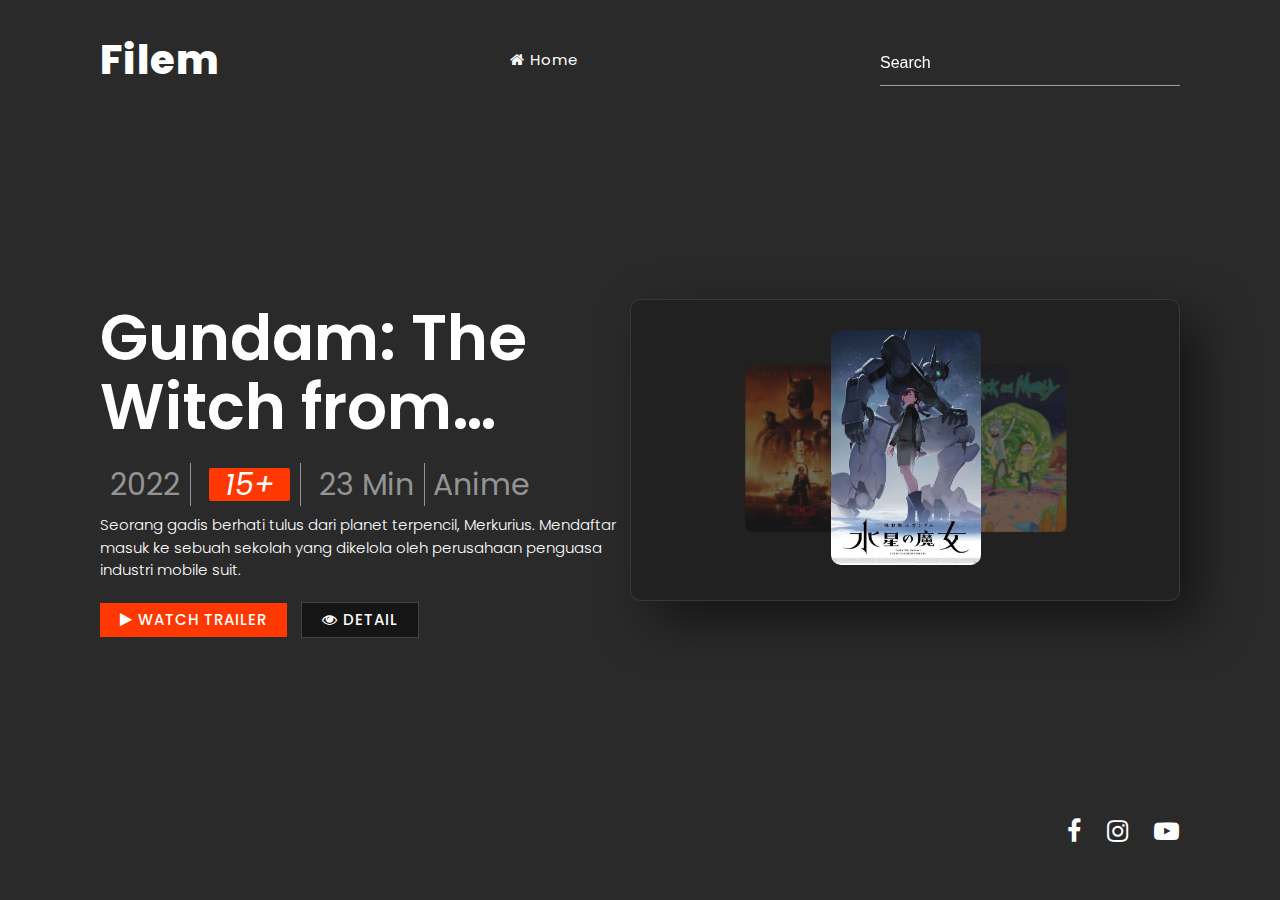
<file: index.html>
<!DOCTYPE html>
<html lang="en">
<head>
    <meta charset="UTF-8"/>
    <meta name="viewport" content="width=device-width, initial-scale=1.0" />
    <link rel="stylesheet" href="font-awesome-4.7.0/css/font-awesome.css" />
    <link rel="stylesheet" href="https://cdnjs.cloudflare.com/ajax/libs/materialize/1.0.0/css/materialize.min.css">
    <link rel="stylesheet" href="style.css">
    <style>
        @import url('https://fonts.googleapis.com/css2?family=Poppins:ital,wght@0,100;0,200;0,300;0,400;0,500;0,600;0,700;0,800;0,900;1,100;1,200;1,300;1,400;1,500;1,600;1,700;1,800;1,900&display=swap');
        
        body {
            background: #2a2a2a !important;
            font-family: 'Poppins', sans-serif !important;
        }

        .trailer {
            position: fixed !important;
            top: 50% !important;
            left: 50% !important;
            transform: translate(-50%,-50%) !important;
            z-index: 100 !important;
            width: 100% !important;
            height: 100% !important;
            display: flex !important;
            justify-content: center !important;
            align-items: center !important;
            backdrop-filter: blur(20px) !important;
            visibility: hidden !important;
            opacity: 0 !important;
            transition: 0.5s !important;
        }

        .trailer.active {
            visibility: visible !important;
            opacity: 1 !important;
        }

        .trailer video {
            width: 800px !important;
            height: 500px !important;
            border: 5px solid rgba(255, 255, 255, 0.5) !important;
        }

        .trailer .fa {
            position: absolute !important;
            top: 50px !important;
            right: 100px !important;
            color: #ffffff !important;
            font-size: 30px !important;
            cursor: pointer !important;
        }
    </style>
    <title>Movie Website | Animated Landing Page</title>
</head>
<body>
    <header>
        <a href="#" class="logo">Filem</a>
        <ul class="nav">
            <li>
                <a href="index.html">
                    <i class="fa fa-home" aria-hidden="true"></i> Home
                </a>
            </li>
            
        </ul>
        <div class="search">
            <input type="text" placeholder="Search" />
            <i class="fa fa-search" aria-hidden="true"></i>
        </div>
    </header>
    <div class="banner">
        <div class="content active">
            <h1 class="header-title" id="title">
                Pokemon GO
            </h1>
            <h4>
                <span class="year" id="year">2022</span>
                <span class="rating"><i id="ageRating">15+</i></span>
                <span class="duration" id="minute">23 Min</span>
                <span class="genre" id="type">Anime</span>
            </h4>
            <p class="synopsis" id="synopsis">
                Lorem ipsum dolor sit amet consectetur, adipisicing elit. Voluptate, 
                dolor porro? Fuga itaque nemo deleniti culpa quis hic exercitationem sit vel dicta. Veritatis,
                excepturi hic nostrum possimus omnis ipsa dolor?
            </p>
            <div class="button">
                <a href="#" onClick="toggleVideo();"><i class="fa fa-play" aria-hidden="true"></i> Watch Trailer</a>
                <a href="#" id="btn-detail" target="_blank"><i class="fa fa-eye" aria-hidden="true"></i> Detail</a>
            </div>
        </div>
        <div class="carousel-box">
            <div class="carousel">
            </div>
        </div>
        <ul class="sci">
            <li><a href="https://www.facebook.com/cinema21/?locale=id_ID"><i class="fa fa-facebook" aria-hidden="true"></i></a></li>
            <li><a href="https://www.instagram.com/netflixid/"><i class="fa fa-instagram" aria-hidden="true"></i></a></li>
            <li><a href="https://www.youtube.com/@WindahBasudara"><i class="fa fa-youtube-play" aria-hidden="true"></i></a></li>
        </ul>
    </div>
    <div class="trailer">
        <video controls> 
            <source src="./assets/NetflixIntro.mp4" type="video/mp4">
        </video>
        <img 
            class="close" 
            src="./image/close.png" 
            alt=""
            onClick = "toggleVideo();"
        />
    </div>
    <script src="https://code.jquery.com/jquery-3.7.1.js"></script>
    <script src="https://cdnjs.cloudflare.com/ajax/libs/materialize/1.0.0/js/materialize.min.js"></script>
    <script src="script.js"></script>
    <script>
        $(document).ready(function(){
            // AMBIL DATA ARRAY JSON 
            var data = [
                {
                    title: "Gundam: The Witch from Mercury",
                    year: "2022",
                    ageRating: "15+",
                    minute: "23",
                    type: "Anime",
                    image: "./image/GundamWitchPotrait.jpg",
                    synopsis: "Seorang gadis berhati tulus dari planet terpencil, Merkurius. Mendaftar masuk ke sebuah sekolah yang dikelola oleh perusahaan penguasa industri mobile suit.",
                    trailer: ".video",
                    btnDetail: "anime.html",
                },
                {
                    title: "Rick and Morty",
                    year: "2013",
                    ageRating: "17+",
                    minute: "23",
                    type: "Series",
                    image: "./image/RickAndMorty.jpg",
                    synopsis: "Serial ini mengikuti kesialan Rick Sanchez , seorang ilmuwan gila yang sinis, dan cucunya yang baik hati namun cerewet, Morty Smith , yang membagi waktu mereka antara kehidupan rumah tangga dan petualangan antardimensi yang terjadi di realitas yang jumlahnya tak terbatas, sering kali bepergian ke planet lain.",
                    btnDetail: "series.html",
                },
                {
                    title: "The Batman",
                    year: "2022",
                    ageRating: "13+",
                    minute: "120",
                    type: "Film",
                    image: "./image/BatManPoster.jpg",
                    synopsis: "Upaya Batman memburu sesosok pembunuh membawanya ke dunia kriminal yang kelam di Gotham City dan terkait erat dengan penguasa elit di Gotham City daripada yang dia bayangkan",
                    btnDetail: "film.html",
                }
            ];

            // function Looping data carousel set ke html
            function createCarouselItems() {
                var carousel = $('.carousel');
                var carouselContent = '';

                console.log('carousel content before: ', carouselContent);
                data.forEach(function(item, index) {
                    // masukkin data looping ke dalam variable carouselContent
                    carouselContent += '<div class="carousel-item" data-index="' + index + '"><img src="' + item.image + '" alt="' + item.title + '"></div>';
                });

                carousel.html(carouselContent);
                console.log('carousel content after: ', carouselContent);
                carousel.carousel();
            }

            // Update content untuk set ke html
            function updateContent(index) {
                var item = data[index];
                $('#title').text(item.title);
                $('#year').text(item.year);
                $('#ageRating').html('<i>' + item.ageRating + '</i>');
                $('#minute').text(item.minute + " Min");
                $('#type').text(item.type);
                $('#synopsis').text(item.synopsis);

                $('#btn-detail').attr('href', item.btnDetail);
            }

            // menggunakan / panggil function untuk membuat carousel diset ke html
            createCarouselItems();

            // Set data awalan ambil yang aktif menjadi di utama
            var initialActiveIndex = $('.carousel-item.active').data('index');
            // gunakan function updateContent untuk set ke html dengan data yang sedang active
            updateContent(initialActiveIndex);

            // Event untuk melakukan perubahan data
            $('.carousel').on('mousemove', function(event) {
                var activeIndex = $('.carousel-item.active').data('index');
                updateContent(activeIndex);
            });

            $('.carousel').on('click', function(event) {
                var activeIndex = $('.carousel-item.active').data('index');
                updateContent(activeIndex);
            });


        });
    </script>
</body>
</html>
</file>
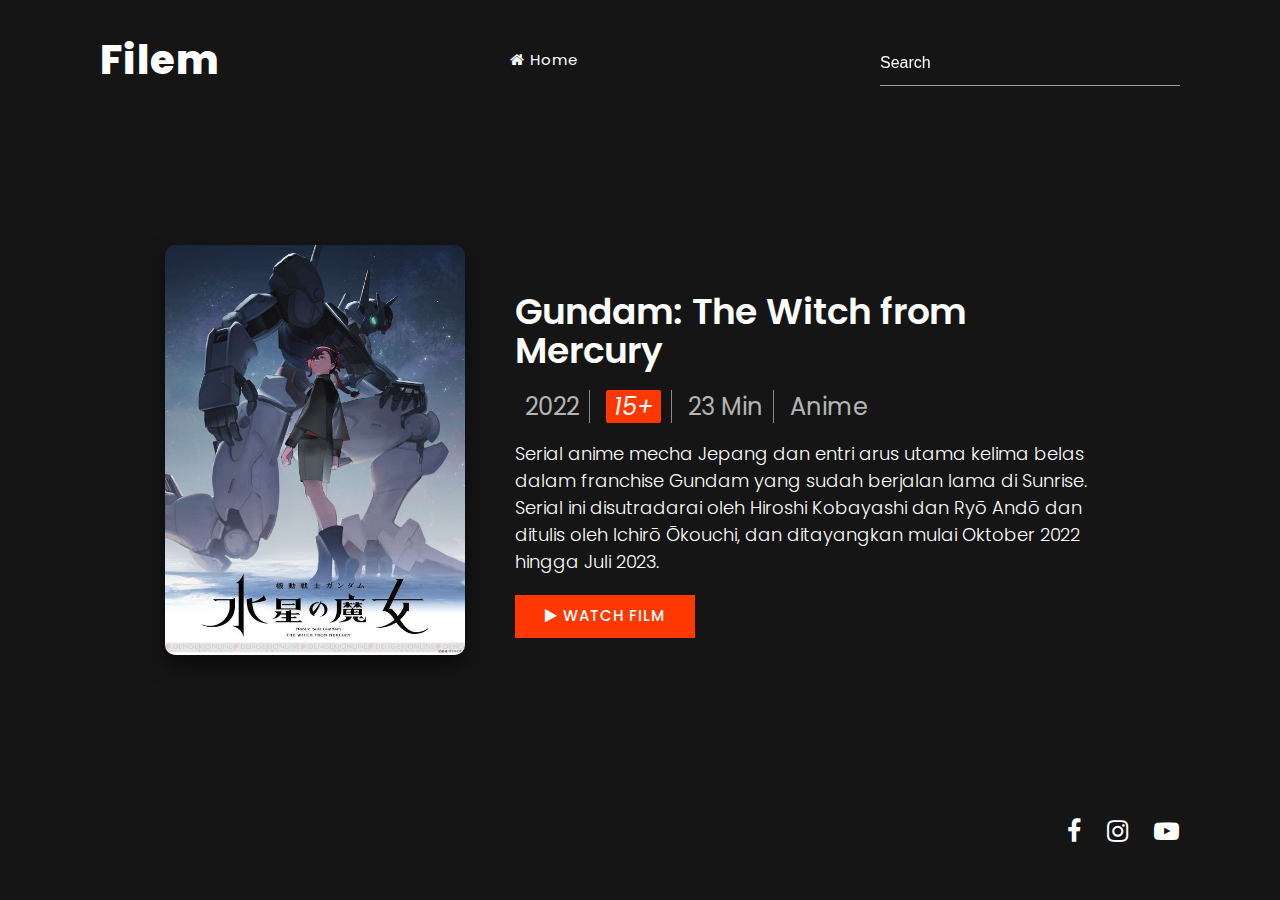
<file: anime.html>
<!DOCTYPE html>
<html lang="en">
<head>
    <meta charset="UTF-8"/>
    <meta name="viewport" content="width=device-width, initial-scale=1.0" />
    <link rel="stylesheet" href="font-awesome-4.7.0/css/font-awesome.css" />
    <link rel="stylesheet" href="https://cdnjs.cloudflare.com/ajax/libs/materialize/1.0.0/css/materialize.min.css">
    <style>
        @import url('https://fonts.googleapis.com/css2?family=Poppins:ital,wght@0,100;0,200;0,300;0,400;0,500;0,600;0,700;0,800;0,900;1,100;1,200;1,300;1,400;1,500;1,600;1,700;1,800;1,900&display=swap');
        * {
            margin: 0;
            padding: 0;
            box-sizing: border-box;
        }
        
        :root {
            --primary: #ff3700;
        }
        
        body {
            background: #2a2a2a;
            font-family: 'Poppins', sans-serif;
        }
        
        header {
            position: absolute;
            top: 0;
            left: 0;
            width: 100%;
            display: flex;
            justify-content: space-between;
            align-items: center;
            padding: 30px 100px;
            z-index: 10;
        }
        
        .logo {
            font-size: 40px;
            color: #ffffffff;
            letter-spacing: 1px;
            font-weight: 800;
        }
        
        .nav {
            display: flex;
        }
        
        .nav li {
            list-style: none;
            margin: 5px;
        }
        
        .nav li a {
            color: #ffffffff;
            text-decoration: none;
            font-weight: 400;
            letter-spacing: 1px;
            cursor: pointer;
            transition: 0.3s;
            margin-right: 10px !important;
        }
        
        .nav li:hover a {
            color: var(--primary);
        }
        
        .search {
            position: relative;
            width: 300px;
            height: 40px;
        }
        
        .search input {
            position: absolute;
            left: 0;
            top: 0;
            width: 100%;
            height: 100%;
            color: #ffffff; 
            background: transparent; 
            border: 1px solid rgba(255, 255, 255, 0.5);
            border-radius: 4px;
            padding: 8px; 
            box-sizing: border-box;
            backdrop-filter: blur(100px);
        }
        
        .search input::placeholder {
            color: #ffffff;
        }
        
        .banner {
            position: relative;
            width: 100%;
            min-height: 100vh;
            padding: 0 100px;
            display: flex;
            justify-content: space-between;
            align-items: center;
            background: rgba(0, 0, 0, 0.5);
            background-size:  cover;
            background-position: center;
            overflow: hidden;
            transition: 0.5;
        }
        
        .banner::before {
            position: absolute;
            content: '';
            top: 0;
            left: 0;
            right: 0;
            bottom: 0;
            width: 100%;
            height: 100%;
            background: #2a2a2a;
        }
        
        .content {
            position: relative;
            max-width: 550px;
            display: none;
            visibility: hidden;
            transform: scale(0);
            transition: 0.5s;
        }
        
        .content.active {
            display: block;
            padding: 0;
            visibility: visible;
            transform: scale(1);
            transition: 0.5s;
        }
        
        .header-title {
            color: #fff;
            font-weight: 600;
            display: -webkit-box;
            -webkit-box-orient: vertical;
            overflow: hidden;
            text-overflow: ellipsis;
            -webkit-line-clamp: 2;
        }
        
        .movie-title {
            max-width: 250px;
        }
        
        .banner .content h4 {
            color: rgba(255, 255, 255, 0.5);
            font-weight: 400;
            font-size: 30px;
        }
        
        .banner .content h4 span {
            padding: 0 10px;
            border-right: 1px solid rgba(255, 255, 255, 0.5);
        }
        
        .banner .content h4 span:last-child {
            padding-left: 0;
        }
        
        .banner .content h4 span:last-child {
            border-right: 0;
        }
        
        .banner .content h4 span i {
            background: var(--primary);
            color: #ffffff;
            padding: 0 8px;
            display: inline-block;
            border-radius: 2px;
        }
        
        .banner .content p {
            font-size: lem;
            font-weight: 300;
            line-height: 1.5em;
            color: #ffffff;
            margin: 10px 0 20px;
        }
        
        .banner .content .button {
            position: relative;
        }
        
        .banner .content .button a {
            position: relative;
            display: inline-block;
            margin-right: 10px;
            background: var(--primary);
            color: #ffffff;
            padding: 6px 20px;
            text-decoration: none;
            font-weight: 500;
            letter-spacing: 1px;
            text-transform: uppercase;
            transition: 0.5s;
            cursor: pointer;
        }
        
        .banner .content .button a:nth-child(2) {
            background: rgba(0, 0, 0, 0.5);
            border: 1px solid rgba(255, 255, 255, 0.2);
        }
        
        .banner .content .button a:hover:nth-child(2) {
            background: var(--primary);
        }
        
        .banner .carousel-box {
            position: relative;
            min-width: 550px;
            min-height: 300px;
            display: flex;
            justify-content: center;
            align-items: center;
            background: rgba(0, 0, 0, 0.2);
            box-shadow: 20px 20px 50px rgba(0, 0, 0, 0.5);
            border: 1px solid rgba(255, 255, 255, 0.1);
            backdrop-filter: blur(20px);
            border-radius: 10px;
        }
        
        .carousel {
            position: relative;
            height: 300px;
            width: 500px;
            perspective: 1300;
        }
        
        .carousel .carousel-item {
            width: 150px;
            height: 300px;
            cursor: pointer;
        }
        
        .carousel .carousel-item img {
            height: 235px;
            border-radius: 10px;
            transform: translateX(1px) translateY(30px);
            object-fit: cover;
            object-position: center;
        }
        
        .play {
            position: absolute;
            bottom: 50px;
            left: 100px;
            display: inline-flex;
            justify-content: flex-start;
            align-items: center;
            color: #ffffff;
            text-decoration: none;
            text-transform: uppercase;
            font-weight: 500;
            letter-spacing: 1px;
            cursor: pointer !important;
            transition: 0.3s;
        }
        
        .play i {
            margin-right: 10px;
            font-size: 40px;
            cursor: pointer !important;
        }
        
        .play:hover {
            color: var(--primary);
        }
        
        .sci {
            position: absolute;
            bottom: 50px;
            right: 100px;
            display: inline-flex;
            justify-content: center;
            align-items: center;
            gap: 25px;
        }
        
        .sci a {
            color: #ffffff;
            text-decoration: none;
            text-transform: uppercase;
            font-weight: 500;
            letter-spacing: 1px;
            font-size: 25px;
            transition: 0.3s;
            cursor: pointer;
        }
        
        .sci a:hover {
            color: var(--primary);
        }
        
        .trailer {
            position: fixed;
            top: 50%;
            left: 50%;
            transform: translate(-50%,-50%);
            z-index: 100;
            width: 100%;
            height: 100%;
            display: flex;
            justify-content: center;
            align-items: center;
            backdrop-filter: blur(20px);
            visibility: hidden;
            opacity: 0;
            transition: 0.5s;
        }
        
        .trailer.active {
            visibility: visible;
            opacity: 1;
        }
        
        .trailer video {
            width: 800px;
            height: 500px;
            border: 5px solid rgba(255, 255, 255, 0.5);
        }
        
        .trailer .fa {
            position: absolute;
            top: 50px;
            right: 100px;
            color: #ffffff;
            font-size: 30px;
            cursor: pointer;
        }
        
        .detail-banner {
            position: relative;
            width: 100%;
            min-height: 100vh;
            padding: 100px;
            display: flex;
            justify-content: center;
            align-items: center;
            background: rgba(0, 0, 0, 0.5) !important;
            background-size: cover !important;
            background-position: center !important;
            overflow: hidden !important;
        }
        
        .detail-content {
            display: flex;
            gap: 50px;
            align-items: center;
        }
        
        .detail-poster {
            width: 300px !important;
            height: 410px !important;
            border-radius: 10px !important;
            box-shadow: 0 10px 20px rgba(0, 0, 0, 0.5) !important;
        }
        
        .detail-info {
            max-width: 600px !important;
        }
        
        .detail-title {
            color: #ffffff !important;
            font-size: 36px !important;
            font-weight: 600 !important;
            margin-bottom: 20px !important;
        }
        
        .detail-info h4 {
            color: rgba(255, 255, 255, 0.7) !important;
            font-weight: 400 !important;
            font-size: 24px !important;
            margin-bottom: 20px !important;
        }
        
        .detail-info h4 span {
            padding: 0 10px !important;
            border-right: 1px solid rgba(255, 255, 255, 0.5) !important;
        }
        
        .detail-info h4 span:last-child {
            border-right: none !important;
        }
        
        .detail-info h4 span i {
            background: var(--primary) !important;
            color: #ffffff !important;
            padding: 0 8px !important;
            border-radius: 2px !important;
        }
        
        .detail-info .synopsis {
            font-size: 18px !important;
            font-weight: 300 !important;
            line-height: 1.5em !important;
            color: #ffffff !important;
            margin-bottom: 20px !important;
        }
        
        .detail-info .button a {
            display: inline-block !important;
            background: var(--primary) !important;
            color: #ffffff !important;
            padding: 10px 30px !important;
            text-decoration: none !important;
            font-weight: 500 !important;
            letter-spacing: 1px !important;
            text-transform: uppercase !important;
            transition: 0.5s !important;
            cursor: pointer !important;
        }
        
        .detail-info .button a:hover {
            background: #e02e00 !important;
        }
        
        .sci {
            position: absolute !important;
            bottom: 50px !important;
            right: 100px !important;
            display: inline-flex !important;
            justify-content: center !important;
            align-items: center !important;
            gap: 25px !important;
        }
        
        .sci a {
            color: #ffffff !important;
            text-decoration: none !important;
            text-transform: uppercase !important;
            font-weight: 500 !important;
            letter-spacing: 1px !important;
            font-size: 25px !important;
            transition: 0.3s !important;
            cursor: pointer !important;
        }
        
        .sci a:hover {
            color: var(--primary) !important;
        }
        .trailer {
            position:fixed;
            top: 50%;
            left: 50%;
            transform: translate(-50%,-50%);
            z-index: 100;
            width: 100%;
            height: 100%;
            display: flex;
            justify-content: center;
            align-items: center;
            backdrop-filter: blur(20px);
            visibility: hidden;
            opacity: 0;
            transition: 0.5s;
        }

        .trailer.active {
            visibility:visible;
            opacity: 1;
        }

        .trailer.video {
            max-width: 900px;
            outline: none;
        }

        .close { 
            position: absolute;
            top: 30px;
            right: 30px;
            cursor: pointer;
            filter: invert(1);
            max-width: 30px;

        }
    </style>
    <title>Movie Website | Detail Page</title>
</head>
<body>
    <header>
        <a href="index.html" class="logo">Filem</a>
        <ul class="nav">
            <li><a href="index.html"><i class="fa fa-home" aria-hidden="true"></i> Home</a></li>
        </ul>
        <div class="search">
            <input type="text" placeholder="Search" />
            <i class="fa fa-search" aria-hidden="true"></i>
        </div>
    </header>
    <div class="detail-banner">
        <div class="detail-content">
            <img src="./image/GundamWitchPotrait.jpg" alt="Movie Poster" class="detail-poster">
            <div class="detail-info">
                <h3 class="detail-title" id="detail-title">Gundam: The Witch from Mercury</h3>
                <h4>
                    <span class="year" id="detail-year">2022</span>
                    <span class="rating"><i id="detail-ageRating">15+</i></span>
                    <span class="duration" id="detail-minute">23 Min</span>
                    <span class="genre" id="detail-type">Anime</span>
                </h4>
                <p class="synopsis" id="detail-synopsis">
                    Serial anime mecha Jepang dan entri arus utama kelima belas dalam franchise Gundam yang sudah berjalan lama di Sunrise. Serial ini disutradarai oleh Hiroshi Kobayashi dan Ryō Andō dan ditulis oleh Ichirō Ōkouchi, dan ditayangkan mulai Oktober 2022 hingga Juli 2023.
                </p>
                <div class="button">
                    <a href="#" onClick="toggleVideo();"><i class="fa fa-play" aria-hidden="true"></i> Watch Film</a>
                </div>
        </div>
        <ul class="sci">
            <li><a href="https://www.facebook.com/cinema21/?locale=id_ID"><i class="fa fa-facebook" aria-hidden="true"></i></a></li>
            <li><a href="https://www.instagram.com/netflixid/"><i class="fa fa-instagram" aria-hidden="true"></i></a></li>
            <li><a href="https://www.youtube.com/@WindahBasudara"><i class="fa fa-youtube-play" aria-hidden="true"></i></a></li>
        </ul>
        <div class="trailer">
            <video controls> 
                <source src="./assets/NetflixIntro.mp4" type="video/mp4">
            </video>
            <img 
                class="close" 
                src="./image/close.png" 
                alt=""
                onClick = "toggleVideo();"
            />
        </div>
    </div>
    <script src="https://code.jquery.com/jquery-3.7.1.js"></script>
    <script src="https://cdnjs.cloudflare.com/ajax/libs/materialize/1.0.0/js/materialize.min.js"></script>
    <script src="script.js"></script>
</body>
</html>
</file>
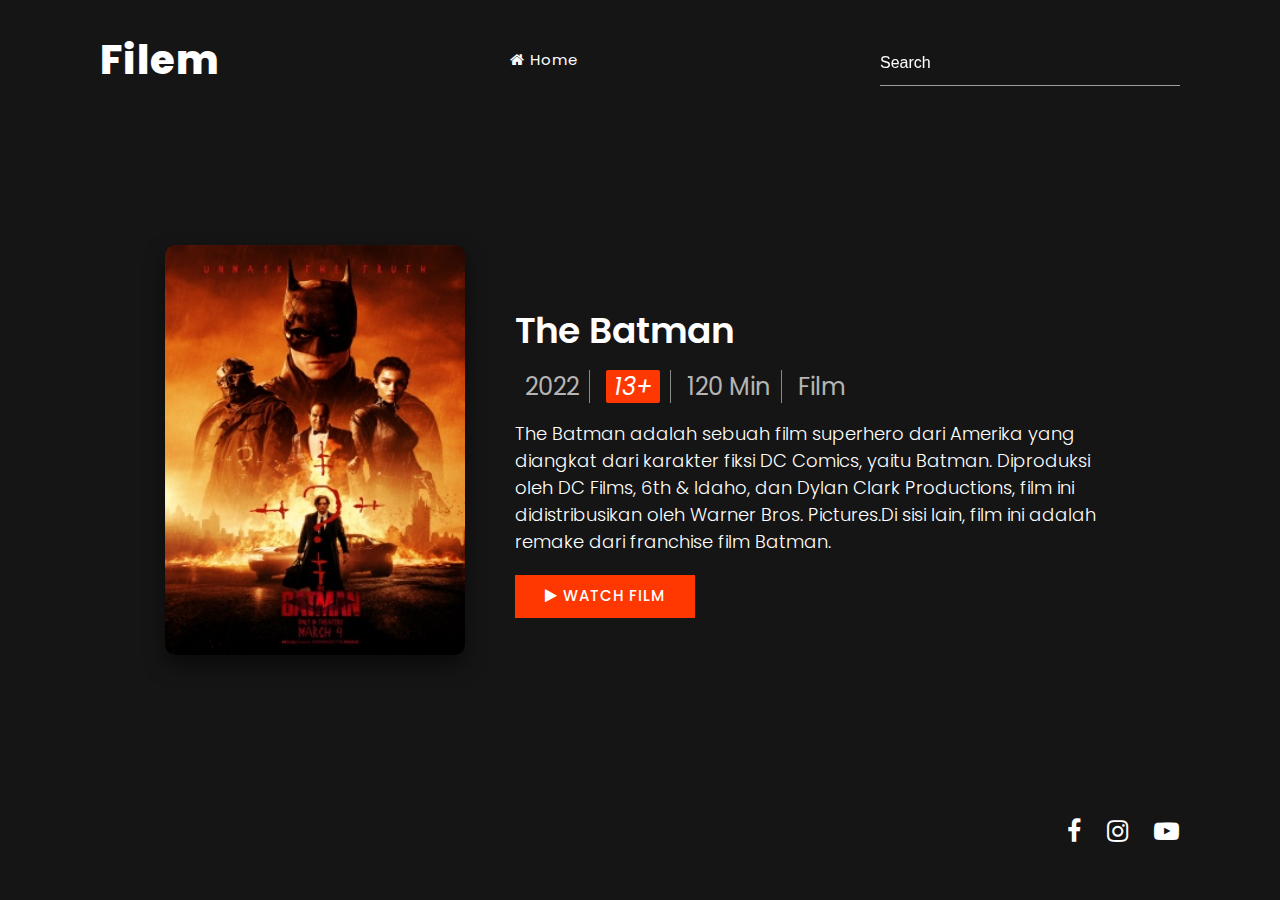
<file: film.html>
<!DOCTYPE html>
<html lang="en">
<head>
    <meta charset="UTF-8"/>
    <meta name="viewport" content="width=device-width, initial-scale=1.0" />
    <link rel="stylesheet" href="font-awesome-4.7.0/css/font-awesome.css" />
    <link rel="stylesheet" href="https://cdnjs.cloudflare.com/ajax/libs/materialize/1.0.0/css/materialize.min.css">
    <style>
        @import url('https://fonts.googleapis.com/css2?family=Poppins:ital,wght@0,100;0,200;0,300;0,400;0,500;0,600;0,700;0,800;0,900;1,100;1,200;1,300;1,400;1,500;1,600;1,700;1,800;1,900&display=swap');
        * {
            margin: 0;
            padding: 0;
            box-sizing: border-box;
        }
        
        :root {
            --primary: #ff3700;
        }
        
        body {
            background: #2a2a2a;
            font-family: 'Poppins', sans-serif;
        }
        
        header {
            position: absolute;
            top: 0;
            left: 0;
            width: 100%;
            display: flex;
            justify-content: space-between;
            align-items: center;
            padding: 30px 100px;
            z-index: 10;
        }
        
        .logo {
            font-size: 40px;
            color: #ffffffff;
            letter-spacing: 1px;
            font-weight: 800;
        }
        
        .nav {
            display: flex;
        }
        
        .nav li {
            list-style: none;
            margin: 5px;
        }
        
        .nav li a {
            color: #ffffffff;
            text-decoration: none;
            font-weight: 400;
            letter-spacing: 1px;
            cursor: pointer;
            transition: 0.3s;
            margin-right: 10px !important;
        }
        
        .nav li:hover a {
            color: var(--primary);
        }
        
        .search {
            position: relative;
            width: 300px;
            height: 40px;
        }
        
        .search input {
            position: absolute;
            left: 0;
            top: 0;
            width: 100%;
            height: 100%;
            color: #ffffff; 
            background: transparent; 
            border: 1px solid rgba(255, 255, 255, 0.5);
            border-radius: 4px;
            padding: 8px; 
            box-sizing: border-box;
            backdrop-filter: blur(100px);
        }
        
        .search input::placeholder {
            color: #ffffff;
        }
        
        .banner {
            position: relative;
            width: 100%;
            min-height: 100vh;
            padding: 0 100px;
            display: flex;
            justify-content: space-between;
            align-items: center;
            background: rgba(0, 0, 0, 0.5);
            background-size:  cover;
            background-position: center;
            overflow: hidden;
            transition: 0.5;
        }
        
        .banner::before {
            position: absolute;
            content: '';
            top: 0;
            left: 0;
            right: 0;
            bottom: 0;
            width: 100%;
            height: 100%;
            background: #2a2a2a;
        }
        
        .content {
            position: relative;
            max-width: 550px;
            display: none;
            visibility: hidden;
            transform: scale(0);
            transition: 0.5s;
        }
        
        .content.active {
            display: block;
            padding: 0;
            visibility: visible;
            transform: scale(1);
            transition: 0.5s;
        }
        
        .header-title {
            color: #fff;
            font-weight: 600;
            display: -webkit-box;
            -webkit-box-orient: vertical;
            overflow: hidden;
            text-overflow: ellipsis;
            -webkit-line-clamp: 2;
        }
        
        .movie-title {
            max-width: 250px;
        }
        
        .banner .content h4 {
            color: rgba(255, 255, 255, 0.5);
            font-weight: 400;
            font-size: 30px;
        }
        
        .banner .content h4 span {
            padding: 0 10px;
            border-right: 1px solid rgba(255, 255, 255, 0.5);
        }
        
        .banner .content h4 span:last-child {
            padding-left: 0;
        }
        
        .banner .content h4 span:last-child {
            border-right: 0;
        }
        
        .banner .content h4 span i {
            background: var(--primary);
            color: #ffffff;
            padding: 0 8px;
            display: inline-block;
            border-radius: 2px;
        }
        
        .banner .content p {
            font-size: lem;
            font-weight: 300;
            line-height: 1.5em;
            color: #ffffff;
            margin: 10px 0 20px;
        }
        
        .banner .content .button {
            position: relative;
        }
        
        .banner .content .button a {
            position: relative;
            display: inline-block;
            margin-right: 10px;
            background: var(--primary);
            color: #ffffff;
            padding: 6px 20px;
            text-decoration: none;
            font-weight: 500;
            letter-spacing: 1px;
            text-transform: uppercase;
            transition: 0.5s;
            cursor: pointer;
        }
        
        .banner .content .button a:nth-child(2) {
            background: rgba(0, 0, 0, 0.5);
            border: 1px solid rgba(255, 255, 255, 0.2);
        }
        
        .banner .content .button a:hover:nth-child(2) {
            background: var(--primary);
        }
        
        .banner .carousel-box {
            position: relative;
            min-width: 550px;
            min-height: 300px;
            display: flex;
            justify-content: center;
            align-items: center;
            background: rgba(0, 0, 0, 0.2);
            box-shadow: 20px 20px 50px rgba(0, 0, 0, 0.5);
            border: 1px solid rgba(255, 255, 255, 0.1);
            backdrop-filter: blur(20px);
            border-radius: 10px;
        }
        
        .carousel {
            position: relative;
            height: 300px;
            width: 500px;
            perspective: 1300;
        }
        
        .carousel .carousel-item {
            width: 150px;
            height: 300px;
            cursor: pointer;
        }
        
        .carousel .carousel-item img {
            height: 235px;
            border-radius: 10px;
            transform: translateX(1px) translateY(30px);
            object-fit: cover;
            object-position: center;
        }
        
        .play {
            position: absolute;
            bottom: 50px;
            left: 100px;
            display: inline-flex;
            justify-content: flex-start;
            align-items: center;
            color: #ffffff;
            text-decoration: none;
            text-transform: uppercase;
            font-weight: 500;
            letter-spacing: 1px;
            cursor: pointer !important;
            transition: 0.3s;
        }
        
        .play i {
            margin-right: 10px;
            font-size: 40px;
            cursor: pointer !important;
        }
        
        .play:hover {
            color: var(--primary);
        }
        
        .sci {
            position: absolute;
            bottom: 50px;
            right: 100px;
            display: inline-flex;
            justify-content: center;
            align-items: center;
            gap: 25px;
        }
        
        .sci a {
            color: #ffffff;
            text-decoration: none;
            text-transform: uppercase;
            font-weight: 500;
            letter-spacing: 1px;
            font-size: 25px;
            transition: 0.3s;
            cursor: pointer;
        }
        
        .sci a:hover {
            color: var(--primary);
        }
        
        .trailer {
            position: fixed;
            top: 50%;
            left: 50%;
            transform: translate(-50%,-50%);
            z-index: 100;
            width: 100%;
            height: 100%;
            display: flex;
            justify-content: center;
            align-items: center;
            backdrop-filter: blur(20px);
            visibility: hidden;
            opacity: 0;
            transition: 0.5s;
        }
        
        .trailer.active {
            visibility: visible;
            opacity: 1;
        }
        
        .trailer video {
            width: 800px;
            height: 500px;
            border: 5px solid rgba(255, 255, 255, 0.5);
        }
        
        .trailer .fa {
            position: absolute;
            top: 50px;
            right: 100px;
            color: #ffffff;
            font-size: 30px;
            cursor: pointer;
        }
        
        .detail-banner {
            position: relative;
            width: 100%;
            min-height: 100vh;
            padding: 100px;
            display: flex;
            justify-content: center;
            align-items: center;
            background: rgba(0, 0, 0, 0.5) !important;
            background-size: cover !important;
            background-position: center !important;
            overflow: hidden !important;
        }
        
        .detail-content {
            display: flex;
            gap: 50px;
            align-items: center;
        }
        
        .detail-poster {
            width: 300px !important;
            height: 410px !important;
            border-radius: 10px !important;
            box-shadow: 0 10px 20px rgba(0, 0, 0, 0.5) !important;
        }
        
        .detail-info {
            max-width: 600px !important;
        }
        
        .detail-title {
            color: #ffffff !important;
            font-size: 36px !important;
            font-weight: 600 !important;
            margin-bottom: 20px !important;
        }
        
        .detail-info h4 {
            color: rgba(255, 255, 255, 0.7) !important;
            font-weight: 400 !important;
            font-size: 24px !important;
            margin-bottom: 20px !important;
        }
        
        .detail-info h4 span {
            padding: 0 10px !important;
            border-right: 1px solid rgba(255, 255, 255, 0.5) !important;
        }
        
        .detail-info h4 span:last-child {
            border-right: none !important;
        }
        
        .detail-info h4 span i {
            background: var(--primary) !important;
            color: #ffffff !important;
            padding: 0 8px !important;
            border-radius: 2px !important;
        }
        
        .detail-info .synopsis {
            font-size: 18px !important;
            font-weight: 300 !important;
            line-height: 1.5em !important;
            color: #ffffff !important;
            margin-bottom: 20px !important;
        }
        
        .detail-info .button a {
            display: inline-block !important;
            background: var(--primary) !important;
            color: #ffffff !important;
            padding: 10px 30px !important;
            text-decoration: none !important;
            font-weight: 500 !important;
            letter-spacing: 1px !important;
            text-transform: uppercase !important;
            transition: 0.5s !important;
            cursor: pointer !important;
        }
        
        .detail-info .button a:hover {
            background: #e02e00 !important;
        }
        
        .sci {
            position: absolute !important;
            bottom: 50px !important;
            right: 100px !important;
            display: inline-flex !important;
            justify-content: center !important;
            align-items: center !important;
            gap: 25px !important;
        }
        
        .sci a {
            color: #ffffff !important;
            text-decoration: none !important;
            text-transform: uppercase !important;
            font-weight: 500 !important;
            letter-spacing: 1px !important;
            font-size: 25px !important;
            transition: 0.3s !important;
            cursor: pointer !important;
        }
        
        .sci a:hover {
            color: var(--primary) !important;
        }

        .trailer {
            position:fixed;
            top: 50%;
            left: 50%;
            transform: translate(-50%,-50%);
            z-index: 100;
            width: 100%;
            height: 100%;
            display: flex;
            justify-content: center;
            align-items: center;
            backdrop-filter: blur(20px);
            visibility: hidden;
            opacity: 0;
            transition: 0.5s;
        }

        .trailer.active {
            visibility:visible;
            opacity: 1;
        }

        .trailer.video {
            max-width: 900px;
            outline: none;
        }

        .close { 
            position: absolute;
            top: 30px;
            right: 30px;
            cursor: pointer;
            filter: invert(1);
            max-width: 30px;

        }
    </style>
    <title>Movie Website | Detail Page</title>
</head>
<body>
    <header>
        <a href="index.html" class="logo">Filem</a>
        <ul class="nav">
            <li><a href="index.html"><i class="fa fa-home" aria-hidden="true"></i> Home</a></li>
        </ul>
        <div class="search">
            <input type="text" placeholder="Search" />
            <i class="fa fa-search" aria-hidden="true"></i>
        </div>
    </header>
    <div class="detail-banner">
        <div class="detail-content">
            <img src="./image/BatManPoster.jpg" alt="Movie Poster" class="detail-poster">
            <div class="detail-info">
                <h3 class="detail-title" id="detail-title">The Batman</h3>
                <h4>
                    <span class="year" id="detail-year">2022</span>
                    <span class="rating"><i id="detail-ageRating">13+</i></span>
                    <span class="duration" id="detail-minute">120 Min</span>
                    <span class="genre" id="detail-type">Film</span>
                </h4>
                <p class="synopsis" id="detail-synopsis">
                    The Batman adalah sebuah film superhero dari Amerika yang diangkat dari karakter fiksi DC Comics, yaitu Batman. Diproduksi oleh DC Films, 6th & Idaho, dan Dylan Clark Productions, film ini didistribusikan oleh Warner Bros. Pictures.Di sisi lain, film ini adalah remake dari franchise film Batman.
                </p>
                <div class="button">
                    <a href="#" onClick="toggleVideo();"><i class="fa fa-play" aria-hidden="true"></i> Watch Film</a>
                </div>
            </div>
        </div>
        <ul class="sci">
            <li><a href="https://www.facebook.com/cinema21/?locale=id_ID"><i class="fa fa-facebook" aria-hidden="true"></i></a></li>
            <li><a href="https://www.instagram.com/netflixid/"><i class="fa fa-instagram" aria-hidden="true"></i></a></li>
            <li><a href="https://www.youtube.com/@WindahBasudara"><i class="fa fa-youtube-play" aria-hidden="true"></i></a></li>
        </ul>
        <div class="trailer">
            <video controls> 
                <source src="./assets/NetflixIntro.mp4" type="video/mp4">
            </video>
            <img 
                class="close" 
                src="./image/close.png" 
                alt=""
                onClick = "toggleVideo();"
            />
        </div>
    </div>
    <script src="https://code.jquery.com/jquery-3.7.1.js"></script>
    <script src="https://cdnjs.cloudflare.com/ajax/libs/materialize/1.0.0/js/materialize.min.js"></script>
    <script src="script.js"></script>
</body>
</html>
</file>
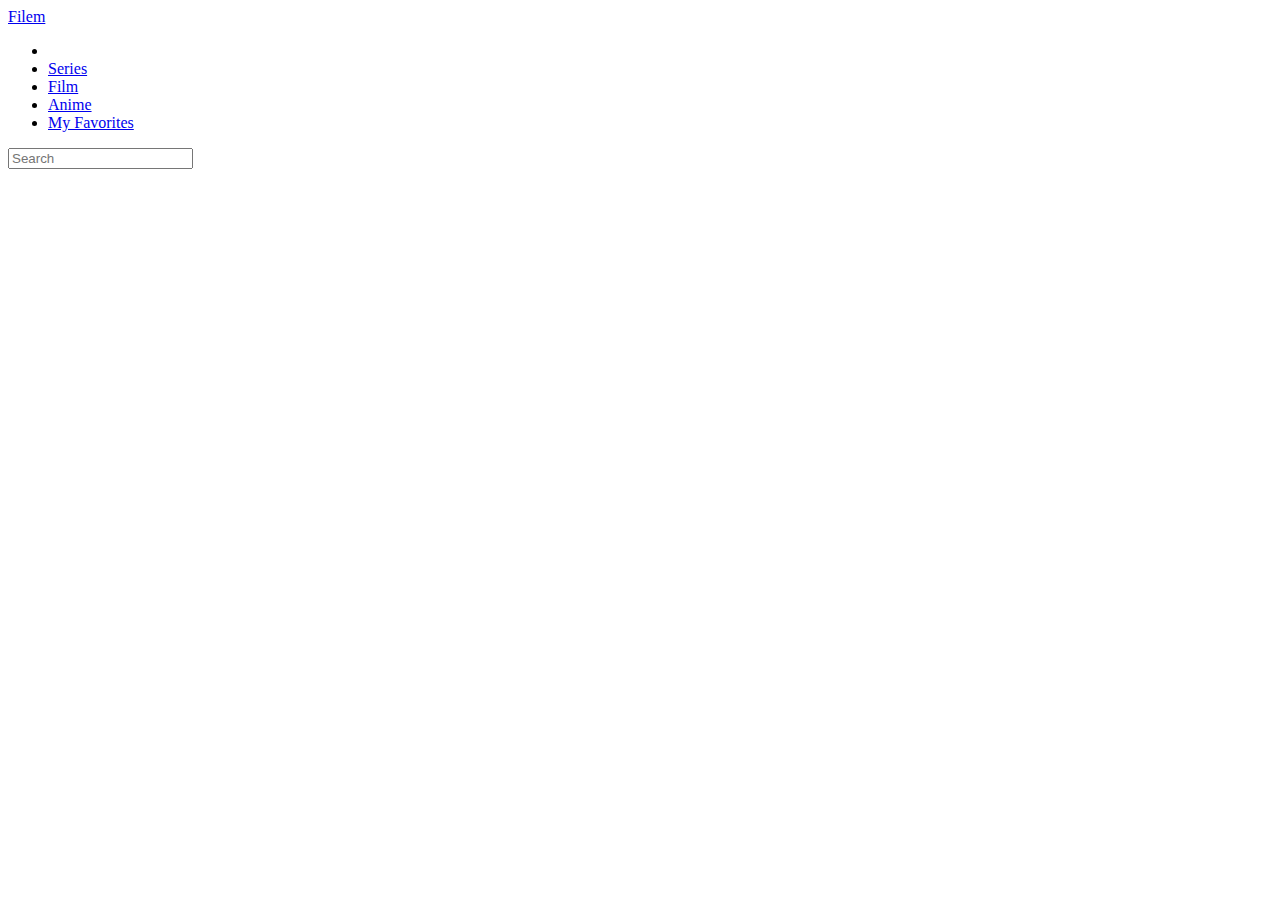
<file: myfav.html>
<!DOCTYPE html>
<html lang="en">
<head>
    <meta charset="UTF-8">
    <meta name="viewport" content="width=device-width, initial-scale=1.0">
    <title>My Favorites</title>
</head>

<body>
    <header>
        <a href="index.html" class="logo">Filem</a>
        <ul class="nav">
            <li><a href="index.html"><i class="fa fa-home" aria-hidden="true"></i></a></li>
            <li><a href="series.html">Series</a></li>
            <li><a href="film.html">Film</a></li>
            <li><a href="anime.html">Anime</a></li>
            <li><a href="myfav.html">My Favorites</a></li>
        </ul>
        <div class="search">
            <input type="text" placeholder="Search" />
            <i class="fa fa-search" aria-hidden="true"></i>
        </div>
    </header>
</body>
</html>
</file>
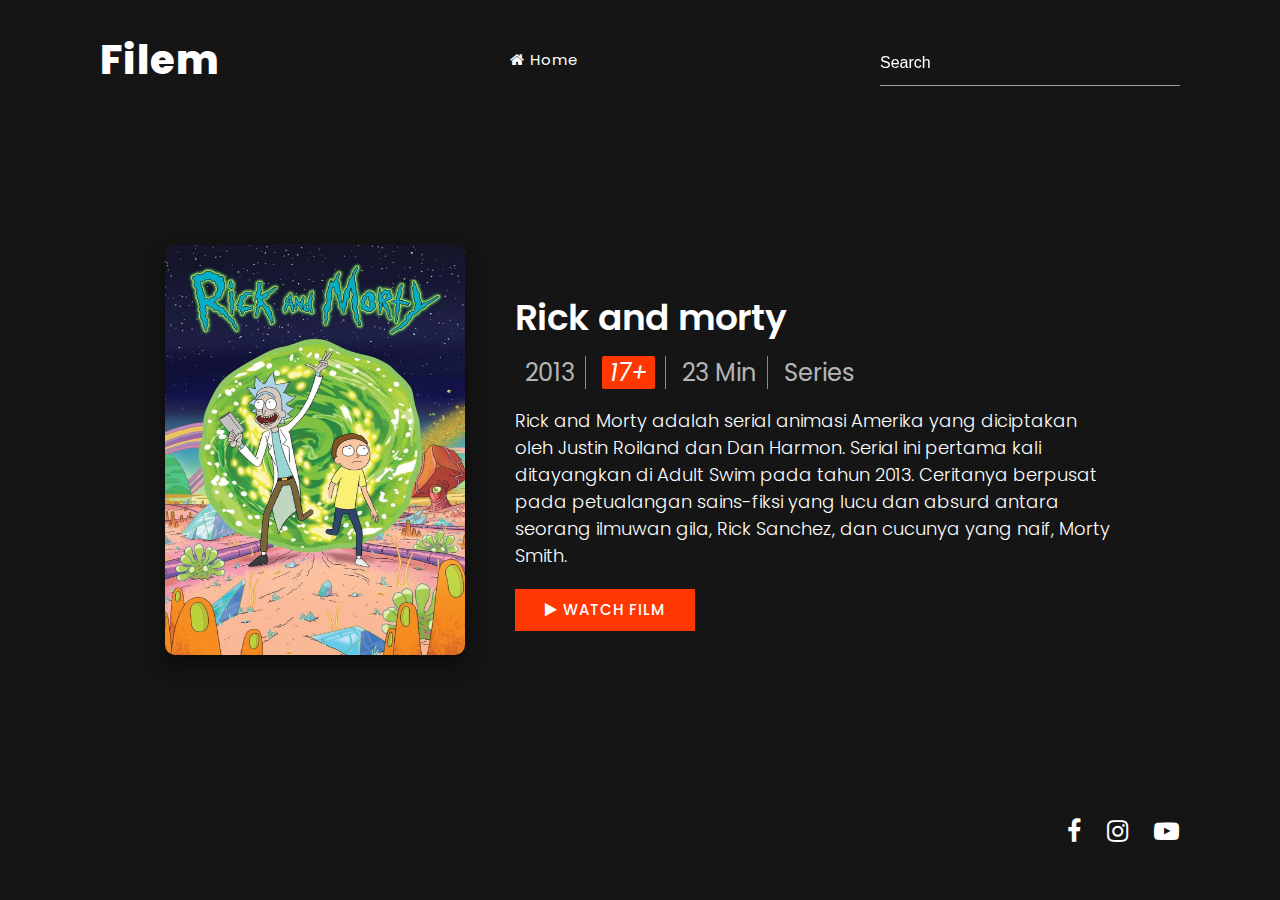
<file: series.html>
<!DOCTYPE html>
<html lang="en">
<head>
    <meta charset="UTF-8"/>
    <meta name="viewport" content="width=device-width, initial-scale=1.0" />
    <link rel="stylesheet" href="font-awesome-4.7.0/css/font-awesome.css" />
    <link rel="stylesheet" href="https://cdnjs.cloudflare.com/ajax/libs/materialize/1.0.0/css/materialize.min.css">
    <style>
        @import url('https://fonts.googleapis.com/css2?family=Poppins:ital,wght@0,100;0,200;0,300;0,400;0,500;0,600;0,700;0,800;0,900;1,100;1,200;1,300;1,400;1,500;1,600;1,700;1,800;1,900&display=swap');
        * {
            margin: 0;
            padding: 0;
            box-sizing: border-box;
        }
        
        :root {
            --primary: #ff3700;
        }
        
        body {
            background: #2a2a2a;
            font-family: 'Poppins', sans-serif;
        }
        
        header {
            position: absolute;
            top: 0;
            left: 0;
            width: 100%;
            display: flex;
            justify-content: space-between;
            align-items: center;
            padding: 30px 100px;
            z-index: 10;
        }
        
        .logo {
            font-size: 40px;
            color: #ffffffff;
            letter-spacing: 1px;
            font-weight: 800;
        }
        
        .nav {
            display: flex;
        }
        
        .nav li {
            list-style: none;
            margin: 5px;
        }
        
        .nav li a {
            color: #ffffffff;
            text-decoration: none;
            font-weight: 400;
            letter-spacing: 1px;
            cursor: pointer;
            transition: 0.3s;
            margin-right: 10px !important;
        }
        
        .nav li:hover a {
            color: var(--primary);
        }
        
        .search {
            position: relative;
            width: 300px;
            height: 40px;
        }
        
        .search input {
            position: absolute;
            left: 0;
            top: 0;
            width: 100%;
            height: 100%;
            color: #ffffff; 
            background: transparent; 
            border: 1px solid rgba(255, 255, 255, 0.5);
            border-radius: 4px;
            padding: 8px; 
            box-sizing: border-box;
            backdrop-filter: blur(100px);
        }
        
        .search input::placeholder {
            color: #ffffff;
        }
        
        .banner {
            position: relative;
            width: 100%;
            min-height: 100vh;
            padding: 0 100px;
            display: flex;
            justify-content: space-between;
            align-items: center;
            background: rgba(0, 0, 0, 0.5);
            background-size:  cover;
            background-position: center;
            overflow: hidden;
            transition: 0.5;
        }
        
        .banner::before {
            position: absolute;
            content: '';
            top: 0;
            left: 0;
            right: 0;
            bottom: 0;
            width: 100%;
            height: 100%;
            background: #2a2a2a;
        }
        
        .content {
            position: relative;
            max-width: 550px;
            display: none;
            visibility: hidden;
            transform: scale(0);
            transition: 0.5s;
        }
        
        .content.active {
            display: block;
            padding: 0;
            visibility: visible;
            transform: scale(1);
            transition: 0.5s;
        }
        
        .header-title {
            color: #fff;
            font-weight: 600;
            display: -webkit-box;
            -webkit-box-orient: vertical;
            overflow: hidden;
            text-overflow: ellipsis;
            -webkit-line-clamp: 2;
        }
        
        .movie-title {
            max-width: 250px;
        }
        
        .banner .content h4 {
            color: rgba(255, 255, 255, 0.5);
            font-weight: 400;
            font-size: 30px;
        }
        
        .banner .content h4 span {
            padding: 0 10px;
            border-right: 1px solid rgba(255, 255, 255, 0.5);
        }
        
        .banner .content h4 span:last-child {
            padding-left: 0;
        }
        
        .banner .content h4 span:last-child {
            border-right: 0;
        }
        
        .banner .content h4 span i {
            background: var(--primary);
            color: #ffffff;
            padding: 0 8px;
            display: inline-block;
            border-radius: 2px;
        }
        
        .banner .content p {
            font-size: lem;
            font-weight: 300;
            line-height: 1.5em;
            color: #ffffff;
            margin: 10px 0 20px;
        }
        
        .banner .content .button {
            position: relative;
        }
        
        .banner .content .button a {
            position: relative;
            display: inline-block;
            margin-right: 10px;
            background: var(--primary);
            color: #ffffff;
            padding: 6px 20px;
            text-decoration: none;
            font-weight: 500;
            letter-spacing: 1px;
            text-transform: uppercase;
            transition: 0.5s;
            cursor: pointer;
        }
        
        .banner .content .button a:nth-child(2) {
            background: rgba(0, 0, 0, 0.5);
            border: 1px solid rgba(255, 255, 255, 0.2);
        }
        
        .banner .content .button a:hover:nth-child(2) {
            background: var(--primary);
        }
        
        .banner .carousel-box {
            position: relative;
            min-width: 550px;
            min-height: 300px;
            display: flex;
            justify-content: center;
            align-items: center;
            background: rgba(0, 0, 0, 0.2);
            box-shadow: 20px 20px 50px rgba(0, 0, 0, 0.5);
            border: 1px solid rgba(255, 255, 255, 0.1);
            backdrop-filter: blur(20px);
            border-radius: 10px;
        }
        
        .carousel {
            position: relative;
            height: 300px;
            width: 500px;
            perspective: 1300;
        }
        
        .carousel .carousel-item {
            width: 150px;
            height: 300px;
            cursor: pointer;
        }
        
        .carousel .carousel-item img {
            height: 235px;
            border-radius: 10px;
            transform: translateX(1px) translateY(30px);
            object-fit: cover;
            object-position: center;
        }
        
        .play {
            position: absolute;
            bottom: 50px;
            left: 100px;
            display: inline-flex;
            justify-content: flex-start;
            align-items: center;
            color: #ffffff;
            text-decoration: none;
            text-transform: uppercase;
            font-weight: 500;
            letter-spacing: 1px;
            cursor: pointer !important;
            transition: 0.3s;
        }
        
        .play i {
            margin-right: 10px;
            font-size: 40px;
            cursor: pointer !important;
        }
        
        .play:hover {
            color: var(--primary);
        }
        
        .sci {
            position: absolute;
            bottom: 50px;
            right: 100px;
            display: inline-flex;
            justify-content: center;
            align-items: center;
            gap: 25px;
        }
        
        .sci a {
            color: #ffffff;
            text-decoration: none;
            text-transform: uppercase;
            font-weight: 500;
            letter-spacing: 1px;
            font-size: 25px;
            transition: 0.3s;
            cursor: pointer;
        }
        
        .sci a:hover {
            color: var(--primary);
        }
        
        .trailer {
            position: fixed;
            top: 50%;
            left: 50%;
            transform: translate(-50%,-50%);
            z-index: 100;
            width: 100%;
            height: 100%;
            display: flex;
            justify-content: center;
            align-items: center;
            backdrop-filter: blur(20px);
            visibility: hidden;
            opacity: 0;
            transition: 0.5s;
        }
        
        .trailer.active {
            visibility: visible;
            opacity: 1;
        }
        
        .trailer video {
            width: 800px;
            height: 500px;
            border: 5px solid rgba(255, 255, 255, 0.5);
        }
        
        .trailer .fa {
            position: absolute;
            top: 50px;
            right: 100px;
            color: #ffffff;
            font-size: 30px;
            cursor: pointer;
        }
        
        .detail-banner {
            position: relative;
            width: 100%;
            min-height: 100vh;
            padding: 100px;
            display: flex;
            justify-content: center;
            align-items: center;
            background: rgba(0, 0, 0, 0.5) !important;
            background-size: cover !important;
            background-position: center !important;
            overflow: hidden !important;
        }
        
        .detail-content {
            display: flex;
            gap: 50px;
            align-items: center;
        }
        
        .detail-poster {
            width: 300px !important;
            height: 410px !important;
            border-radius: 10px !important;
            box-shadow: 0 10px 20px rgba(0, 0, 0, 0.5) !important;
        }
        
        .detail-info {
            max-width: 600px !important;
        }
        
        .detail-title {
            color: #ffffff !important;
            font-size: 36px !important;
            font-weight: 600 !important;
            margin-bottom: 20px !important;
        }
        
        .detail-info h4 {
            color: rgba(255, 255, 255, 0.7) !important;
            font-weight: 400 !important;
            font-size: 24px !important;
            margin-bottom: 20px !important;
        }
        
        .detail-info h4 span {
            padding: 0 10px !important;
            border-right: 1px solid rgba(255, 255, 255, 0.5) !important;
        }
        
        .detail-info h4 span:last-child {
            border-right: none !important;
        }
        
        .detail-info h4 span i {
            background: var(--primary) !important;
            color: #ffffff !important;
            padding: 0 8px !important;
            border-radius: 2px !important;
        }
        
        .detail-info .synopsis {
            font-size: 18px !important;
            font-weight: 300 !important;
            line-height: 1.5em !important;
            color: #ffffff !important;
            margin-bottom: 20px !important;
        }
        
        .detail-info .button a {
            display: inline-block !important;
            background: var(--primary) !important;
            color: #ffffff !important;
            padding: 10px 30px !important;
            text-decoration: none !important;
            font-weight: 500 !important;
            letter-spacing: 1px !important;
            text-transform: uppercase !important;
            transition: 0.5s !important;
            cursor: pointer !important;
        }
        
        .detail-info .button a:hover {
            background: #e02e00 !important;
        }
        
        .sci {
            position: absolute !important;
            bottom: 50px !important;
            right: 100px !important;
            display: inline-flex !important;
            justify-content: center !important;
            align-items: center !important;
            gap: 25px !important;
        }
        
        .sci a {
            color: #ffffff !important;
            text-decoration: none !important;
            text-transform: uppercase !important;
            font-weight: 500 !important;
            letter-spacing: 1px !important;
            font-size: 25px !important;
            transition: 0.3s !important;
            cursor: pointer !important;
        }
        
        .sci a:hover {
            color: var(--primary) !important;
        }

        .trailer {
            position:fixed;
            top: 50%;
            left: 50%;
            transform: translate(-50%,-50%);
            z-index: 100;
            width: 100%;
            height: 100%;
            display: flex;
            justify-content: center;
            align-items: center;
            backdrop-filter: blur(20px);
            visibility: hidden;
            opacity: 0;
            transition: 0.5s;
        }

        .trailer.active {
            visibility:visible;
            opacity: 1;
        }

        .trailer.video {
            max-width: 900px;
            outline: none;
        }

        .close { 
            position: absolute;
            top: 30px;
            right: 30px;
            cursor: pointer;
            filter: invert(1);
            max-width: 30px;

        }
    </style>
    <title>Movie Website | Detail Page</title>
</head>
<body>
    <header>
        <a href="index.html" class="logo">Filem</a>
        <ul class="nav">
            <li><a href="index.html"><i class="fa fa-home" aria-hidden="true"></i> Home</a></li>
        </ul>
        <div class="search">
            <input type="text" placeholder="Search" />
            <i class="fa fa-search" aria-hidden="true"></i>
        </div>
    </header>
    <div class="detail-banner">
        <div class="detail-content">
            <img src="./image//RickAndMorty.jpg" alt="Movie Poster" class="detail-poster">
            <div class="detail-info">
                <h3 class="detail-title" id="detail-title">Rick and morty</h3>
                <h4>
                    <span class="year" id="detail-year">2013</span>
                    <span class="rating"><i id="detail-ageRating">17+</i></span>
                    <span class="duration" id="detail-minute">23 Min</span>
                    <span class="genre" id="detail-type">Series</span>
                </h4>
                <p class="synopsis" id="detail-synopsis">
                    Rick and Morty adalah serial animasi Amerika yang diciptakan oleh Justin Roiland dan Dan Harmon. Serial ini pertama kali ditayangkan di Adult Swim pada tahun 2013. Ceritanya berpusat pada petualangan sains-fiksi yang lucu dan absurd antara seorang ilmuwan gila, Rick Sanchez, dan cucunya yang naif, Morty Smith.
                </p>
                <div class="button">
                    <a href="#" onClick="toggleVideo();"><i class="fa fa-play" aria-hidden="true"></i> Watch Film</a>
                </div>
            </div>
        </div>
        <ul class="sci">
            <li><a href="https://www.facebook.com/cinema21/?locale=id_ID"><i class="fa fa-facebook" aria-hidden="true"></i></a></li>
            <li><a href="https://www.instagram.com/netflixid/"><i class="fa fa-instagram" aria-hidden="true"></i></a></li>
            <li><a href="https://www.youtube.com/@WindahBasudara"><i class="fa fa-youtube-play" aria-hidden="true"></i></a></li>
        </ul>
        <div class="trailer">
            <video controls> 
                <source src="./assets/NetflixIntro.mp4" type="video/mp4">
            </video>
            <img 
                class="close" 
                src="./image/close.png" 
                alt=""
                onClick = "toggleVideo();"
            />
        </div>
    </div>
    <script src="https://code.jquery.com/jquery-3.7.1.js"></script>
    <script src="https://cdnjs.cloudflare.com/ajax/libs/materialize/1.0.0/js/materialize.min.js"></script>
    <script src="script.js"></script>
</body>
</html>
</file>
<file: style.css>
@import url('https://fonts.googleapis.com/css2?family=Poppins:ital,wght@0,100;0,200;0,300;0,400;0,500;0,600;0,700;0,800;0,900;1,100;1,200;1,300;1,400;1,500;1,600;1,700;1,800;1,900&display=swap');
*{
    margin: 0;
    padding: 0;
    box-sizing: border-box;
}

:root{
    --primary: #ff3700;
}

body{
    background: #2a2a2a;
    font-family: 'Poppins', sans-serif;
}
header{
    position: absolute;
    top: 0;
    left: 0;
    width: 100%;
    display: flex;
    justify-content: space-between;
    align-items: center;
    padding: 30px 100px;
    z-index: 10;
 }

 .logo{
    font-size: 40px;
    color: #ffffffff;
    letter-spacing: 1px;
    font-weight: 800;
 }

.nav {
    display: flex;
}

.nav li{
    list-style: none;
    margin: 5px;
}

.nav li a {
    color: #ffffffff;
    text-decoration: none;
    font-weight: 400;
    letter-spacing: 1px;
    cursor: pointer;
    transition: 0.3s;
    margin-right: 10px !important;
}

.nav li:hover a {
    color: var(--primary);
}

.search {
    position: relative;
    width: 300px;
    height: 40px;
}

.search input {
    position: absolute;
    left: 0;
    top: 0;
    width: 100%;
    height: 100%;
    color: #ffffff; 
    background: transparent; 
    border: 1px solid rgba(255, 255, 255, 0.5);
    border-radius: 4px;
    padding: 8px; 
    box-sizing: border-box;
    backdrop-filter: blur(100px);
}

.search input::placeholder{
    color: #ffffff;
}

.banner{
    position: relative;
    width: 100%;
    min-height: 100vh;
    padding: 0 100px;
    display: flex;
    justify-content: space-between;
    align-items: center;
    background: rgba(0, 0, 0, 0.5);
    background-size:  cover;
    background-position: center;
    overflow: hidden;
    transition: 0.5;
}

.banner::before{
    position: absolute;
    content: '';
    top: 0;
    left: 0;
    right: 0;
    bottom: 0;
    width: 100%;
    height: 100%;
    background: #2a2a2a;
}

.content {
    position: relative;
    max-width: 550px;
    display: none;
    visibility: hidden;
    transform: scale(0);
    transition: 0.5s;
}

.content.active {
    display: block;
    padding: 0;
    visibility: visible;
    transform: scale(1);
    transition: 0.5s;
}

.header-title {
    color: #fff;
    font-weight: 600;
    display: -webkit-box;
    -webkit-box-orient: vertical;
    overflow: hidden;
    text-overflow: ellipsis;
    -webkit-line-clamp: 2
}


.movie-title{
    max-width: 250px;
}

.banner .content h4{
    color: rgba(255, 255, 255, 0.5);
    font-weight: 400;
    font-size: 30px;
}

.banner .content h4 span{
    padding: 0 10px;
    border-right: 1px solid rgba(255, 255, 255, 0.5);
}

.banner .content h4 span:last-child{
    padding-left: 0;
}

.banner .content h4 span:last-child{
    border-right: 0;
}

.banner .content h4 span i{
    background: var(--primary);
    color: #ffffff;
    padding: 0 8px;
    display: inline-block;
    border-radius: 2px;
}

.banner .content p{
    font-size: lem;
    font-weight: 300;
    line-height: 1.5em;
    color: #ffffff;
    margin: 10px 0 20px;
}

.banner .content .button {
    position: relative;
}

.banner .content .button a{
    position: relative;
    display: inline-block;
    margin-right: 10px;
    background: var(--primary);
    color: #ffffff;
    padding: 6px 20px;
    text-decoration: none;
    font-weight: 500;
    letter-spacing: 1px;
    text-transform: uppercase;
    transition: 0.5s;
    cursor: pointer;
}

.banner .content .button a:nth-child(2){
    background: rgba(0, 0, 0, 0.5);
    border: 1px solid rgba(255, 255, 255, 0.2);
}

.banner .content .button a:hover:nth-child(2){
    background: var(--primary);
}

.banner .carousel-box{
    position: relative;
    min-width: 550px;
    min-height: 300px;
    display: flex;
    justify-content: center;
    align-items: center;
    background: rgba(0, 0, 0, 0.2);
    box-shadow: 20px 20px 50px rgba(0, 0, 0, 0.5);
    border: 1px solid rgba(255, 255, 255, 0.1);
    backdrop-filter: blur(20px);
    border-radius: 10px;
}

.carousel {
    position: relative;
    height: 300px;
    width: 500px;
    perspective: 1300;
}

.carousel .carousel-item{
    width: 150px;
    height: 300px;
    cursor: pointer;
}

.carousel .carousel-item img{
    height: 235px;
    border-radius: 10px;
    transform: translateX(1px) translateY(30px);
    object-fit: cover;
    object-position: center;
}

.play{
    position: absolute;
    bottom: 50px;
    left: 100px;
    display: inline-flex;
    justify-content: flex-start;
    align-items: center;
    color: #ffffff;
    text-decoration: none;
    text-transform: uppercase;
    font-weight: 500;
    letter-spacing: 1px;
    cursor: pointer !important;
    transition: 0.3s;
}   

.play i {
    margin-right: 10px;
    font-size: 40px;
    cursor: pointer !important;
}

.play :hover {
    color: var(--primary);
}

.sci {
    position: absolute;
    bottom: 50px;
    right: 100px;
    display: inline-flex;
    justify-content: center;
    align-items: center;
    gap: 25px;
}

.sci a {
    color: #ffffff;
    text-decoration: none;
    text-transform: uppercase;
    font-weight: 500;
    letter-spacing: 1px;
    font-size: 25px;
    transition: 0.3s;
    cursor: pointer;
}

.sci a:hover {
    color: var(--primary);
}

.trailer {
    position:fixed;
    top: 50%;
    left: 50%;
    transform: translate(-50%,-50%);
    z-index: 100;
    width: 100%;
    height: 100%;
    display: flex;
    justify-content: center;
    align-items: center;
    backdrop-filter: blur(20px);
    visibility: hidden;
    opacity: 0;
    transition: 0.5s;
}

.trailer.active {
    visibility:visible;
    opacity: 1;
}

.trailer.video {
    max-width: 900px;
    outline: none;
}

.close { 
    position: absolute;
    top: 30px;
    right: 30px;
    cursor: pointer;
    filter: invert(1);
    max-width: 30px;

}
</file>
